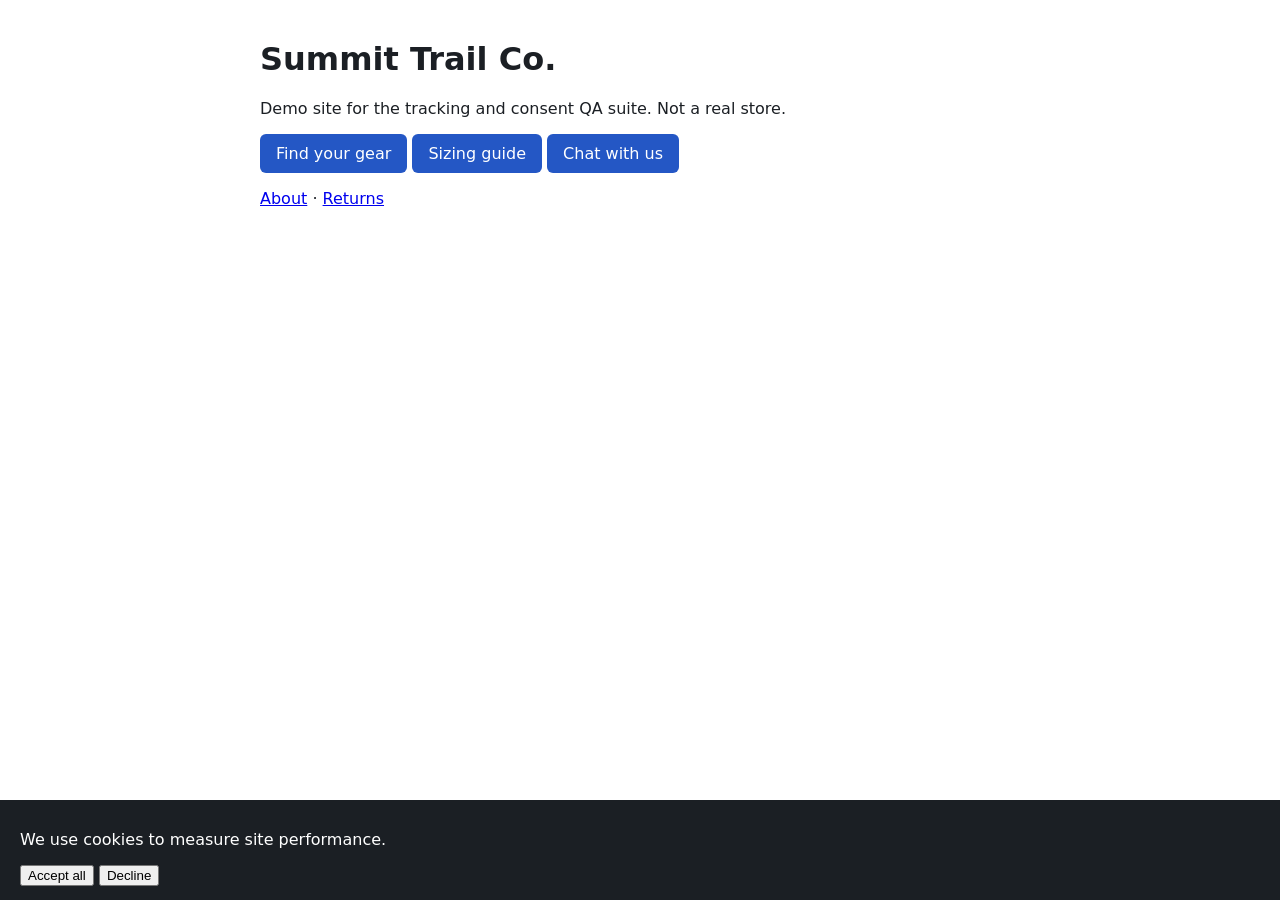
<file: tracking-consent-qa-suite/demo_site/index.html>
<!DOCTYPE html><html lang="en"><head><meta charset="utf-8"><title>Summit Trail Co. | Demo store</title>
<link rel="stylesheet" href="style.css"><script src="consent.js"></script><script src="ads.js"></script></head>
<body><h1>Summit Trail Co.</h1><p>Demo site for the tracking and consent QA suite. Not a real store.</p>
<p><a class="cta" href="quiz.html" id="cta-quiz">Find your gear</a>
<a class="cta" href="sizing.html" id="cta-sizing">Sizing guide</a>
<span class="cta" role="button" id="cta-chat" onclick="window.dataLayer.push({event:'chat_open'})">Chat with us</span></p>
<p><a href="about.html">About</a> · <a href="returns.html">Returns</a></p></body></html>
</file>
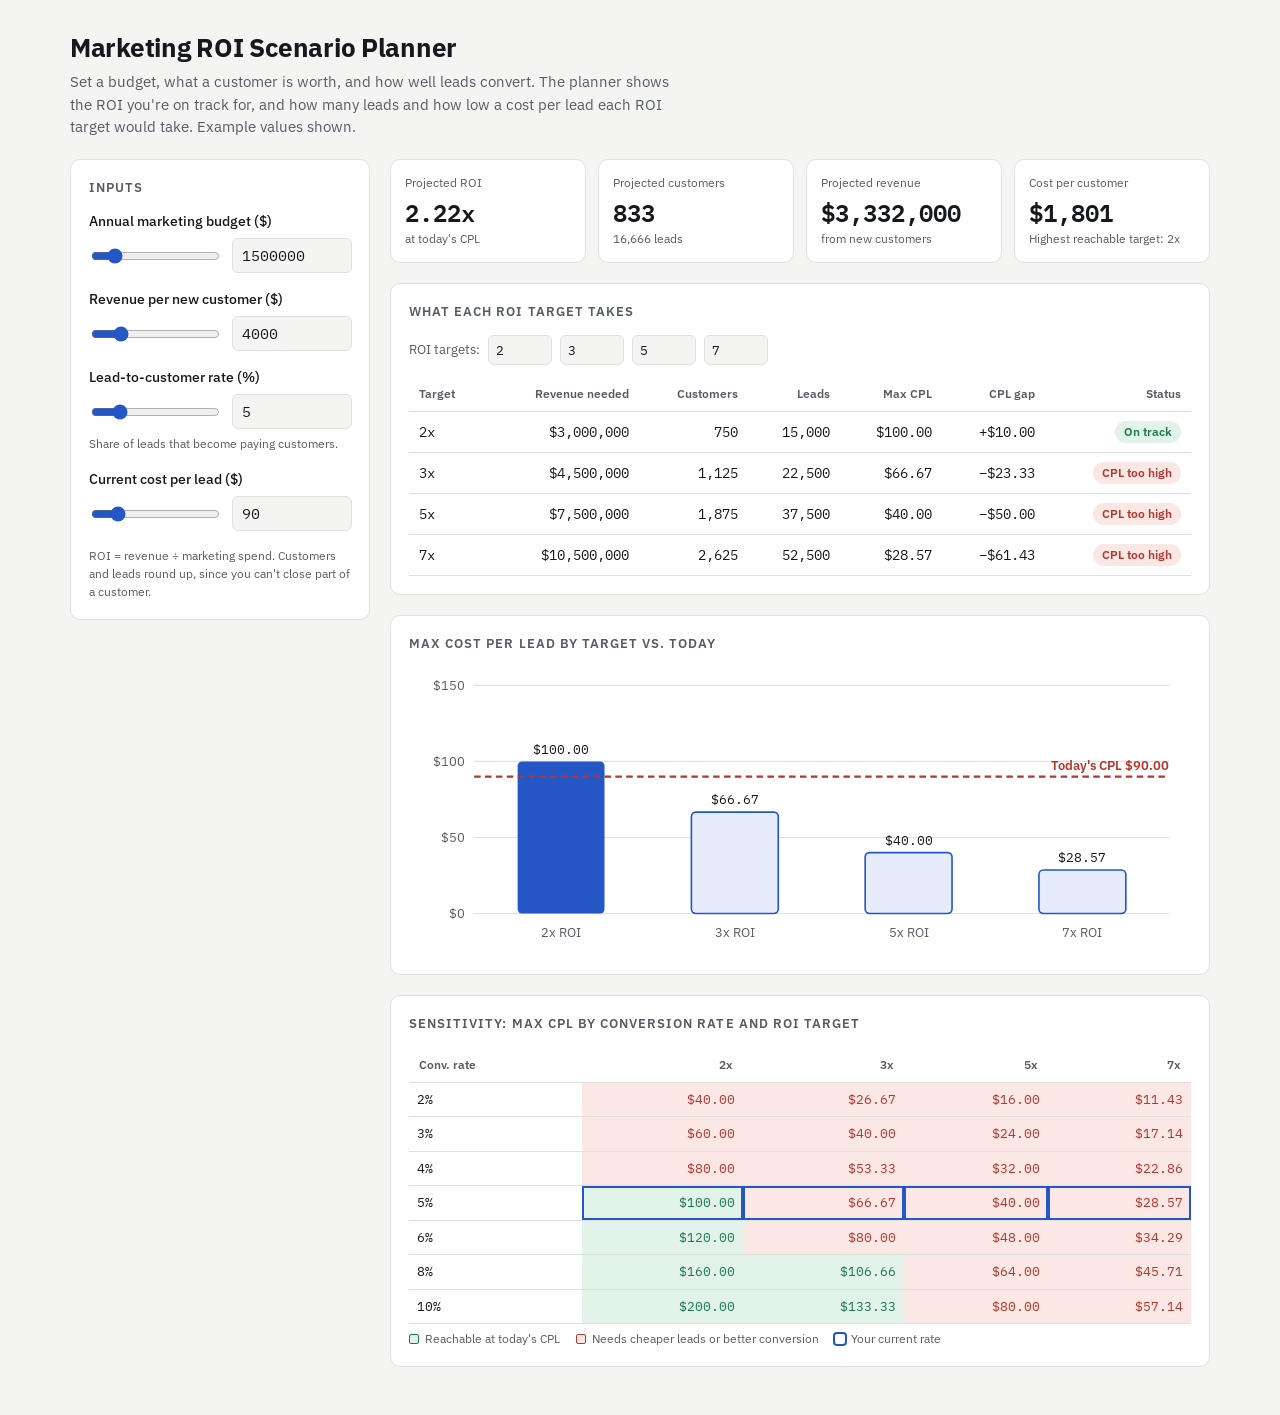
<file: marketing-roi-scenario-planner/roi_planner.html>
<!DOCTYPE html>
<html lang="en">
<head>
<meta charset="utf-8">
<meta name="viewport" content="width=device-width, initial-scale=1">
<title>Marketing ROI Scenario Planner</title>
<link rel="preconnect" href="https://fonts.googleapis.com">
<link href="https://fonts.googleapis.com/css2?family=IBM+Plex+Mono:wght@400;500;600&family=IBM+Plex+Sans:wght@400;500;600;700&display=swap" rel="stylesheet">
<style>
:root{
  /* layout: inputs rail on the left, answers on the right; summary first, detail below */
  --bg:#f4f5f2; --panel:#ffffff; --ink:#15181d; --ink-2:#565c66; --line:#dfe2dc;
  --accent:#2457c5; --accent-soft:#e6ecfa; --good:#1d7a4c; --good-soft:#e2f3ea; --bad:#b3372e; --bad-soft:#fbe7e4;
  --display:"IBM Plex Sans",system-ui,sans-serif; --mono:"IBM Plex Mono",ui-monospace,Menlo,monospace;
  color-scheme:light;
}
@media (prefers-color-scheme:dark){:root:not([data-theme="light"]){
  --bg:#121417; --panel:#1b1e23; --ink:#eef0f2; --ink-2:#a3a9b3; --line:#2d3239;
  --accent:#6f9bff; --accent-soft:#1f2a44; --good:#4fc28a; --good-soft:#173326; --bad:#f0857a; --bad-soft:#3a1f1c; color-scheme:dark;}}
:root[data-theme="dark"]{
  --bg:#121417; --panel:#1b1e23; --ink:#eef0f2; --ink-2:#a3a9b3; --line:#2d3239;
  --accent:#6f9bff; --accent-soft:#1f2a44; --good:#4fc28a; --good-soft:#173326; --bad:#f0857a; --bad-soft:#3a1f1c; color-scheme:dark;}
*{box-sizing:border-box}
html,body{margin:0;background:var(--bg);color:var(--ink);font-family:var(--display);font-size:15px;line-height:1.5}
.wrap{max-width:1180px;margin:0 auto;padding:28px 20px 48px;display:grid;gap:20px}
header h1{font-size:26px;margin:0 0 4px;text-wrap:balance;letter-spacing:-.01em}
header p{margin:0;color:var(--ink-2);max-width:68ch}
.grid{display:grid;grid-template-columns:300px 1fr;gap:20px;align-items:start}
@media (max-width:860px){.grid{grid-template-columns:1fr}}
.panel{background:var(--panel);border:1px solid var(--line);border-radius:10px;padding:18px}
.panel h2{font-size:13px;text-transform:uppercase;letter-spacing:.08em;color:var(--ink-2);margin:0 0 14px;font-weight:600}
.field{display:grid;gap:6px;margin-bottom:16px}
.field label{font-weight:500;font-size:14px}
.field .row{display:flex;gap:10px;align-items:center}
.field input[type=number]{width:120px;font-family:var(--mono);font-size:15px;padding:7px 9px;border:1px solid var(--line);border-radius:6px;background:var(--bg);color:var(--ink)}
.field input[type=range]{flex:1;accent-color:var(--accent)}
.field small{color:var(--ink-2);font-size:12px}
input:focus-visible,button:focus-visible{outline:2px solid var(--accent);outline-offset:2px}
.tiles{display:grid;grid-template-columns:repeat(4,1fr);gap:12px}
@media (max-width:640px){.tiles{grid-template-columns:repeat(2,1fr)}}
.tile{background:var(--panel);border:1px solid var(--line);border-radius:10px;padding:14px}
.tile .k{font-size:12px;color:var(--ink-2)}
.tile .v{font-family:var(--mono);font-size:24px;font-weight:600;font-variant-numeric:tabular-nums;margin-top:2px}
.tile .s{font-size:12px;color:var(--ink-2)}
.answers{display:grid;gap:20px}
table{width:100%;border-collapse:collapse;font-variant-numeric:tabular-nums}
th{font-size:12px;color:var(--ink-2);font-weight:600;text-align:right;padding:8px 10px;border-bottom:1px solid var(--line)}
th:first-child,td:first-child{text-align:left}
td{padding:9px 10px;border-bottom:1px solid var(--line);text-align:right;font-family:var(--mono);font-size:14px}
.pill{display:inline-block;font-family:var(--display);font-size:12px;font-weight:600;padding:2px 9px;border-radius:99px}
.pill.ok{background:var(--good-soft);color:var(--good)} .pill.no{background:var(--bad-soft);color:var(--bad)}
.tbl{overflow-x:auto}
.targets{display:flex;gap:8px;flex-wrap:wrap;margin-bottom:12px;align-items:center}
.targets input{width:64px;font-family:var(--mono);padding:5px 7px;border:1px solid var(--line);border-radius:6px;background:var(--bg);color:var(--ink)}
.targets span{font-size:13px;color:var(--ink-2)}
svg text{font-family:var(--display);fill:var(--ink-2);font-size:12px}
.heat td{font-size:13px;padding:7px 8px}
.heat td.ok{background:var(--good-soft);color:var(--good)} .heat td.no{background:var(--bad-soft);color:var(--bad)}
.heat td.cur{outline:2px solid var(--accent);outline-offset:-2px}
.note{font-size:12px;color:var(--ink-2);margin:10px 0 0}
.legend{display:flex;gap:16px;font-size:12px;color:var(--ink-2);margin-top:6px}
.sw{display:inline-block;width:10px;height:10px;border-radius:2px;margin-right:6px;vertical-align:-1px}
</style>
</head>
<body>
<div class="wrap">
<header>
  <h1>Marketing ROI Scenario Planner</h1>
  <p>Set a budget, what a customer is worth, and how well leads convert. The planner shows the ROI you're on track for, and how many leads and how low a cost per lead each ROI target would take. Example values shown.</p>
</header>
<div class="grid">
  <section class="panel" aria-label="Inputs">
    <h2>Inputs</h2>
    <div class="field"><label for="budget">Annual marketing budget ($)</label>
      <div class="row"><input type="range" id="budget-r" min="100000" max="10000000" step="50000"><input type="number" id="budget" min="0" step="10000"></div></div>
    <div class="field"><label for="value">Revenue per new customer ($)</label>
      <div class="row"><input type="range" id="value-r" min="100" max="20000" step="50"><input type="number" id="value" min="1" step="50"></div></div>
    <div class="field"><label for="conv">Lead-to-customer rate (%)</label>
      <div class="row"><input type="range" id="conv-r" min="0.5" max="25" step="0.1"><input type="number" id="conv" min="0.1" max="100" step="0.1"></div>
      <small>Share of leads that become paying customers.</small></div>
    <div class="field"><label for="cpl">Current cost per lead ($)</label>
      <div class="row"><input type="range" id="cpl-r" min="5" max="500" step="1"><input type="number" id="cpl" min="0.01" step="1"></div></div>
    <p class="note">ROI = revenue ÷ marketing spend. Customers and leads round up, since you can't close part of a customer.</p>
  </section>
  <div class="answers">
    <div class="tiles" id="tiles"></div>
    <section class="panel">
      <h2>What each ROI target takes</h2>
      <div class="targets" id="targets"><span>ROI targets:</span></div>
      <div class="tbl"><table id="scen"><thead><tr><th>Target</th><th>Revenue needed</th><th>Customers</th><th>Leads</th><th>Max CPL</th><th>CPL gap</th><th>Status</th></tr></thead><tbody></tbody></table></div>
    </section>
    <section class="panel">
      <h2>Max cost per lead by target vs. today</h2>
      <svg id="chart" viewBox="0 0 720 260" width="100%" role="img" aria-label="Bar chart of maximum cost per lead for each ROI target, with a line at the current cost per lead"></svg>
    </section>
    <section class="panel">
      <h2>Sensitivity: max CPL by conversion rate and ROI target</h2>
      <div class="tbl"><table class="heat" id="heat"></table></div>
      <div class="legend"><span><i class="sw" style="background:var(--good-soft);border:1px solid var(--good)"></i>Reachable at today's CPL</span><span><i class="sw" style="background:var(--bad-soft);border:1px solid var(--bad)"></i>Needs cheaper leads or better conversion</span><span><i class="sw" style="outline:2px solid var(--accent)"></i>Your current rate</span></div>
    </section>
  </div>
</div>
</div>
<script>
const S={budget:1500000,value:4000,conv:5,cpl:90,targets:[2,3,5,7]};
const $=id=>document.getElementById(id);
const usd=(n,d=0)=>isFinite(n)?'$'+n.toLocaleString('en-US',{minimumFractionDigits:d,maximumFractionDigits:d}):'–';
const num=n=>isFinite(n)?Math.round(n).toLocaleString('en-US'):'–';
//same two-step rounding as the excel version
function need(t,s){const rev=t*s.budget;const cust=Math.ceil(rev/s.value-1e-9);const leads=Math.ceil(cust/(s.conv/100)-1e-9);return{rev,cust,leads,maxCpl:s.budget/leads}}
function current(s){const leads=Math.floor(s.budget/s.cpl);const cust=Math.floor(leads*s.conv/100);return{leads,cust,rev:cust*s.value,roi:cust*s.value/s.budget,cpc:s.budget/cust}}
function bind(k){const n=$(k),r=$(k+'-r');n.value=S[k];r.value=S[k];
  const set=v=>{v=parseFloat(v);if(!(v>0))return;S[k]=v;n.value=v;r.value=v;render()};
  n.addEventListener('input',e=>set(e.target.value));r.addEventListener('input',e=>set(e.target.value))}
['budget','value','conv','cpl'].forEach(bind);
const tw=$('targets');S.targets.forEach((t,i)=>{const inp=document.createElement('input');inp.type='number';inp.min='0.5';inp.step='0.5';inp.value=t;inp.id='t'+i;inp.setAttribute('aria-label','ROI target '+(i+1));
  inp.addEventListener('input',e=>{const v=parseFloat(e.target.value);if(v>0){S.targets[i]=v;render()}});tw.appendChild(inp)});
function render(){
  const c=current(S);const best=S.targets.filter(t=>need(t,S).maxCpl>=S.cpl);
  $('tiles').innerHTML=[
    ['Projected ROI',c.roi.toFixed(2)+'x','at today\'s CPL'],
    ['Projected customers',num(c.cust),num(c.leads)+' leads'],
    ['Projected revenue',usd(c.rev),'from new customers'],
    ['Cost per customer',usd(c.cpc),best.length?'Highest reachable target: '+Math.max(...best)+'x':'No target reachable yet']
  ].map(([k,v,s])=>`<div class="tile"><div class="k">${k}</div><div class="v">${v}</div><div class="s">${s}</div></div>`).join('');
  const rows=S.targets.map(t=>({t,...need(t,S)}));
  $('scen').tBodies[0].innerHTML=rows.map(r=>{const gap=r.maxCpl-S.cpl,ok=gap>=0;
    return `<tr><td>${r.t}x</td><td>${usd(r.rev)}</td><td>${num(r.cust)}</td><td>${num(r.leads)}</td><td>${usd(r.maxCpl,2)}</td><td>${(gap<0?'−':'+')+usd(Math.abs(gap),2)}</td><td><span class="pill ${ok?'ok':'no'}">${ok?'On track':'CPL too high'}</span></td></tr>`}).join('');
  //chart
  const W=720,H=260,L=60,R=20,T=16,B=34,ph=H-T-B,pw=W-L-R;
  const mx=Math.max(S.cpl,...rows.map(r=>r.maxCpl))*1.15;const step=niceStep(mx/4);const top=Math.ceil(mx/step)*step;
  const y=v=>T+ph-(v/top)*ph;const bw=Math.min(90,pw/rows.length*0.5);
  let g='';for(let v=0;v<=top+1e-9;v+=step){g+=`<line x1="${L}" x2="${W-R}" y1="${y(v)}" y2="${y(v)}" stroke="var(--line)"/><text x="${L-8}" y="${y(v)+4}" text-anchor="end">${usd(v)}</text>`}
  rows.forEach((r,i)=>{const cx=L+pw*(i+0.5)/rows.length;const ok=r.maxCpl>=S.cpl;
    g+=`<rect x="${cx-bw/2}" y="${y(r.maxCpl)}" width="${bw}" height="${Math.max(0,T+ph-y(r.maxCpl))}" rx="4" fill="${ok?'var(--accent)':'var(--accent-soft)'}" stroke="var(--accent)" stroke-width="${ok?0:1.5}"><title>${r.t}x target: max CPL ${usd(r.maxCpl,2)}</title></rect>`;
    g+=`<text x="${cx}" y="${y(r.maxCpl)-7}" text-anchor="middle" style="fill:var(--ink);font-family:var(--mono)">${usd(r.maxCpl,2)}</text><text x="${cx}" y="${H-12}" text-anchor="middle">${r.t}x ROI</text>`});
  g+=`<line x1="${L}" x2="${W-R}" y1="${y(S.cpl)}" y2="${y(S.cpl)}" stroke="var(--bad)" stroke-width="2" stroke-dasharray="6 4"/><text x="${W-R}" y="${y(S.cpl)-6}" text-anchor="end" style="fill:var(--bad);font-weight:600">Today's CPL ${usd(S.cpl,2)}</text>`;
  $('chart').innerHTML=g;
  //heatmap
  const rates=[...new Set([2,3,4,5,6,8,10,S.conv])].sort((a,b)=>a-b);
  let h='<thead><tr><th>Conv. rate</th>'+S.targets.map(t=>`<th>${t}x</th>`).join('')+'</tr></thead><tbody>';
  rates.forEach(rt=>{h+=`<tr><td>${rt}%</td>`+S.targets.map(t=>{const m=need(t,{...S,conv:rt}).maxCpl;return `<td class="${m>=S.cpl?'ok':'no'} ${rt===S.conv?'cur':''}">${usd(m,2)}</td>`}).join('')+'</tr>'});
  $('heat').innerHTML=h+'</tbody>';
}
function niceStep(x){const p=Math.pow(10,Math.floor(Math.log10(x)));const f=x/p;return (f<=1?1:f<=2?2:f<=5?5:10)*p}
render();
</script>
</body>
</html>
</file>
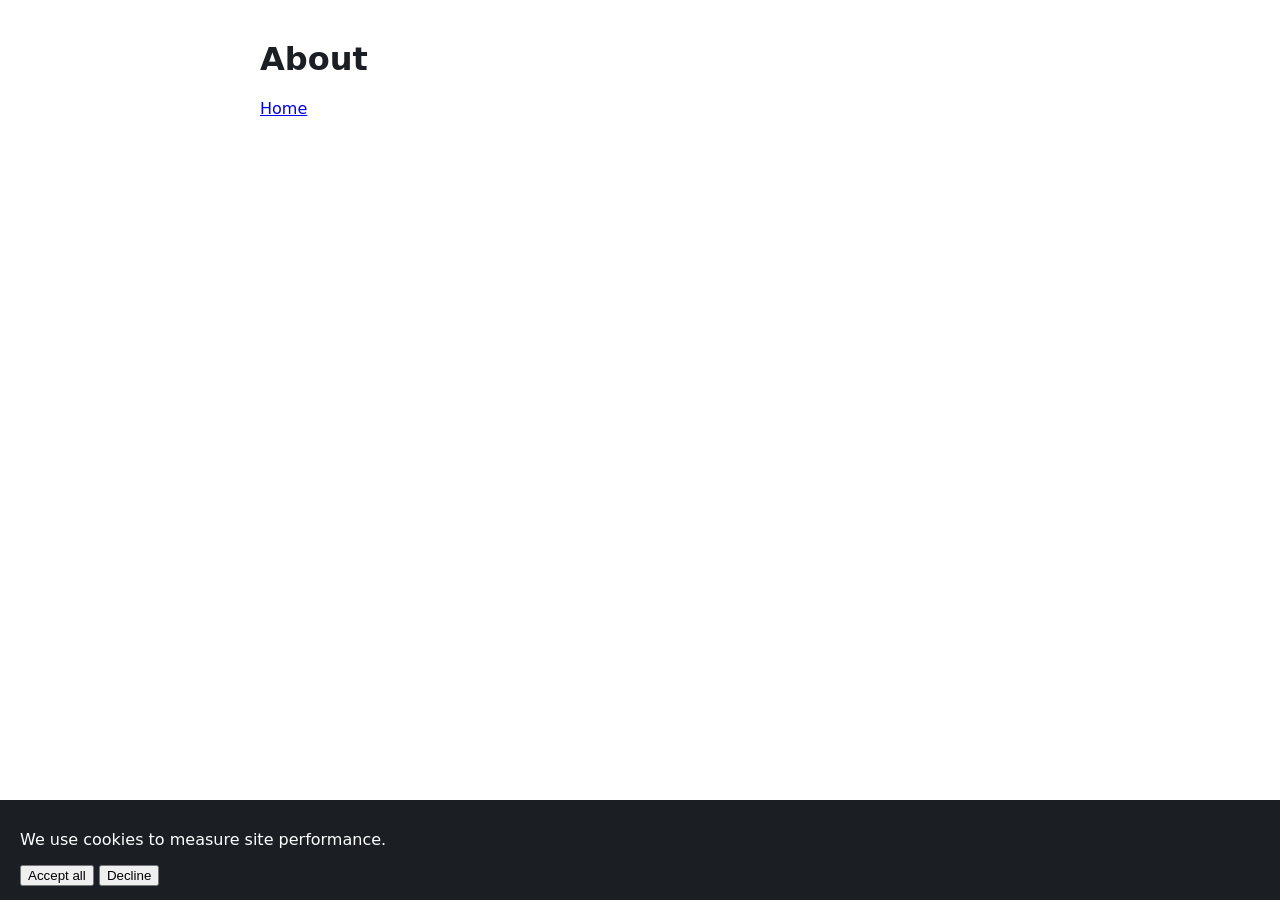
<file: tracking-consent-qa-suite/demo_site/about.html>
<!DOCTYPE html><html lang="en"><head><meta charset="utf-8"><title>About | Summit Trail Co.</title><link rel="stylesheet" href="style.css"><script src="consent.js"></script></head><body><h1>About</h1><p><a href="index.html">Home</a></p></body></html>
</file>
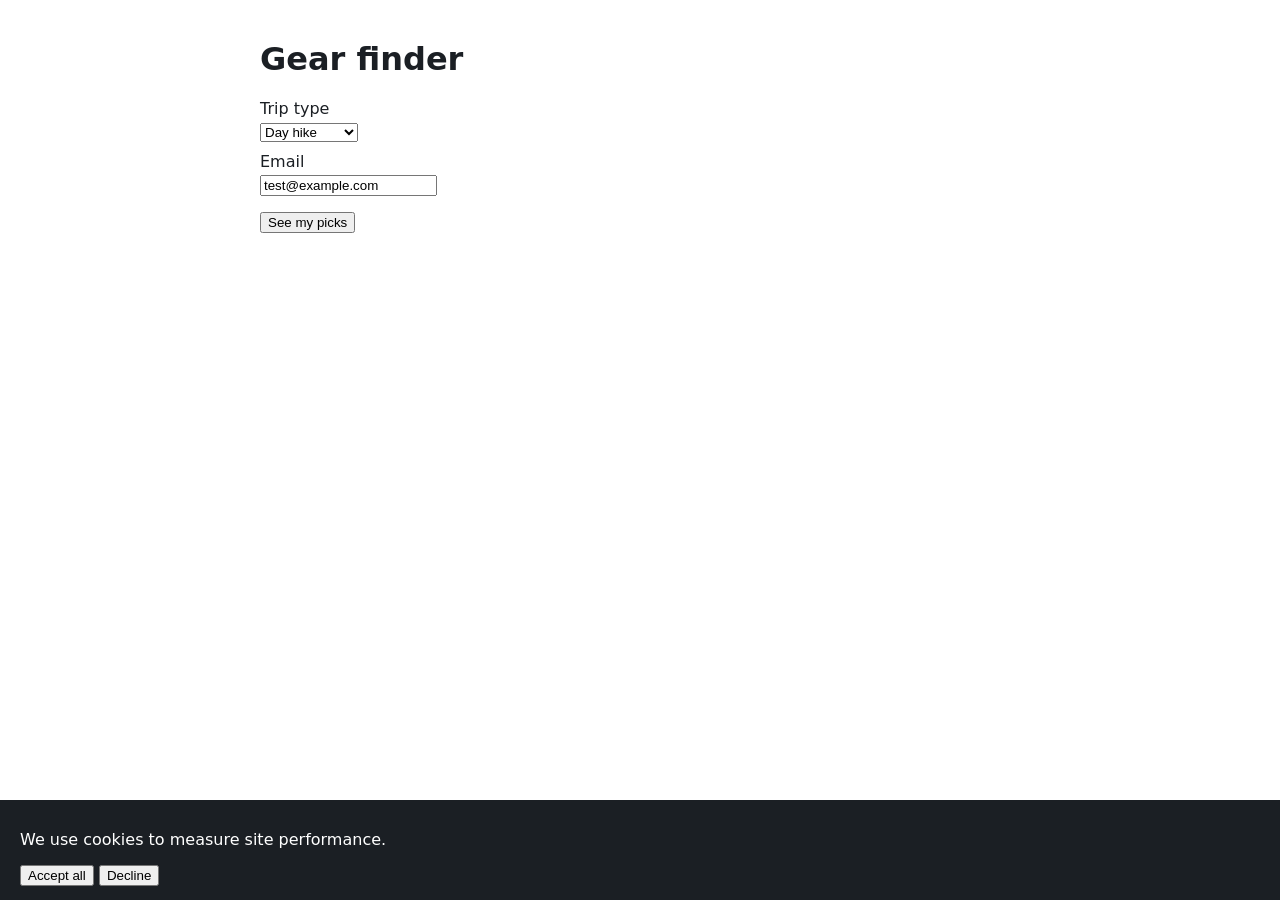
<file: tracking-consent-qa-suite/demo_site/quiz.html>
<!DOCTYPE html><html lang="en"><head><meta charset="utf-8"><title>Gear finder | Summit Trail Co.</title>
<link rel="stylesheet" href="style.css"><script src="consent.js"></script></head>
<body><h1>Gear finder</h1>
<form id="quiz"><label for="trip">Trip type</label><select id="trip" name="trip"><option value="day_hike">Day hike</option><option value="backpacking">Backpacking</option></select>
<label for="email">Email</label><input id="email" name="email" type="email" value="test@example.com">
<p><button type="submit" id="submit">See my picks</button></p></form>
<script>
document.getElementById('quiz').addEventListener('submit',e=>{e.preventDefault();
  const trip=document.getElementById('trip').value;
  window.dataLayer.push({event:'quiz_submit',quiz_path:trip,quiz_destination:'results_'+trip});
  //planted defect: utm parameters are dropped on the redirect
  setTimeout(()=>location.href='thanks.html?path='+trip,50);});
</script></body></html>
</file>
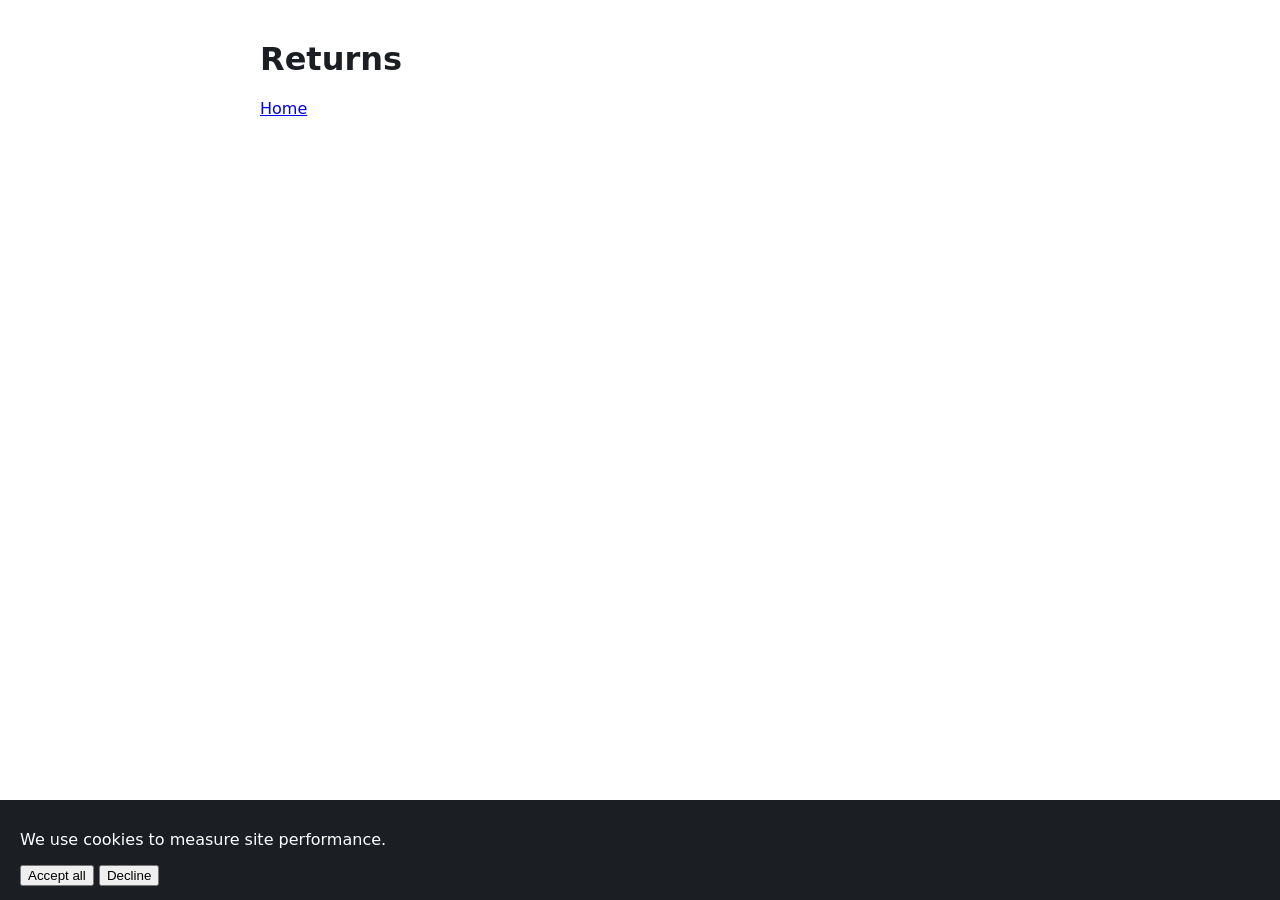
<file: tracking-consent-qa-suite/demo_site/returns.html>
<!DOCTYPE html><html lang="en"><head><meta charset="utf-8"><title>Returns | Summit Trail Co.</title><link rel="stylesheet" href="style.css"><script src="consent.js"></script></head><body><h1>Returns</h1><p><a href="index.html">Home</a></p></body></html>
</file>
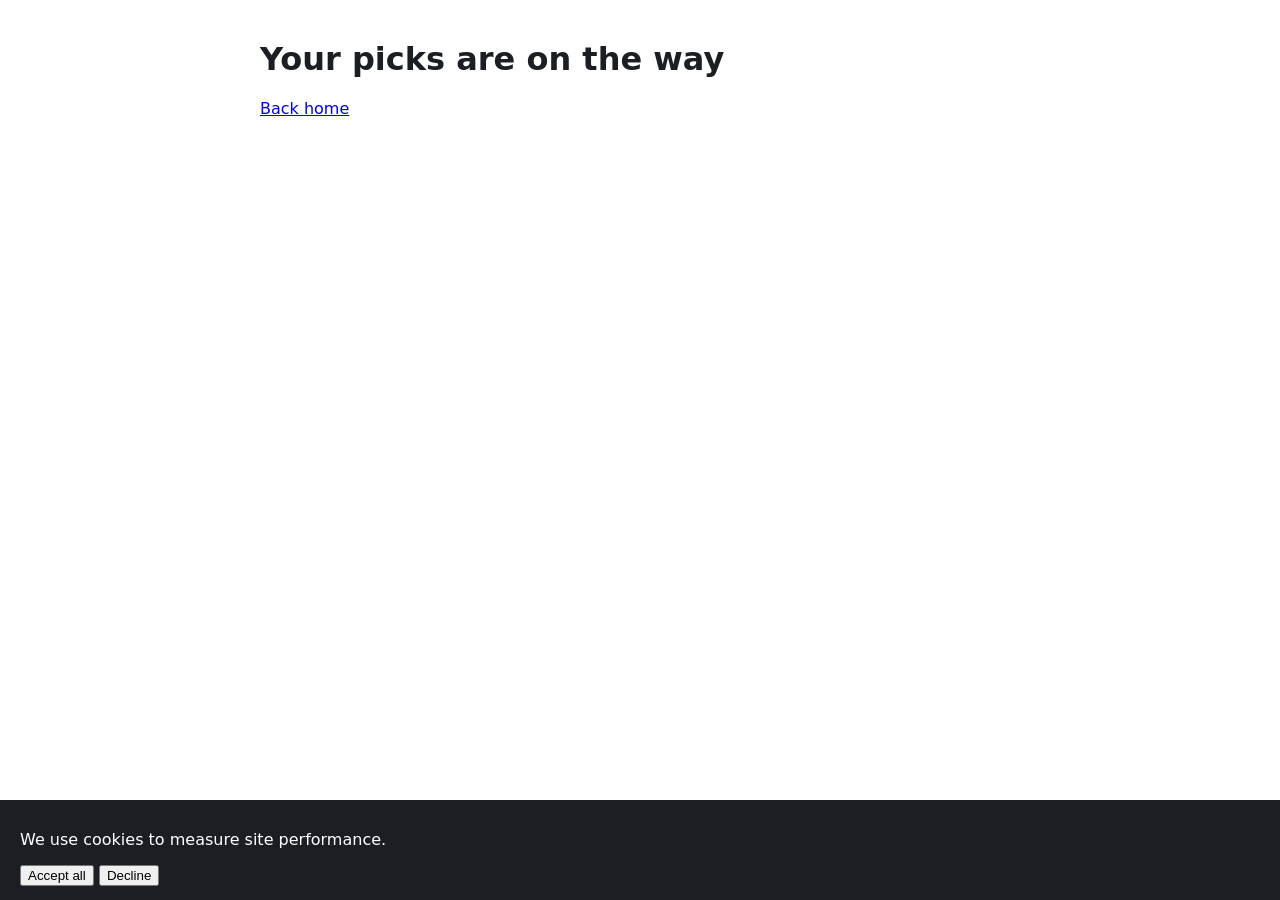
<file: tracking-consent-qa-suite/demo_site/thanks.html>
<!DOCTYPE html><html lang="en"><head><meta charset="utf-8"><title>Your picks | Summit Trail Co.</title>
<link rel="stylesheet" href="style.css"><script src="consent.js"></script></head>
<body><h1>Your picks are on the way</h1><p><a href="index.html">Back home</a></p></body></html>
</file>
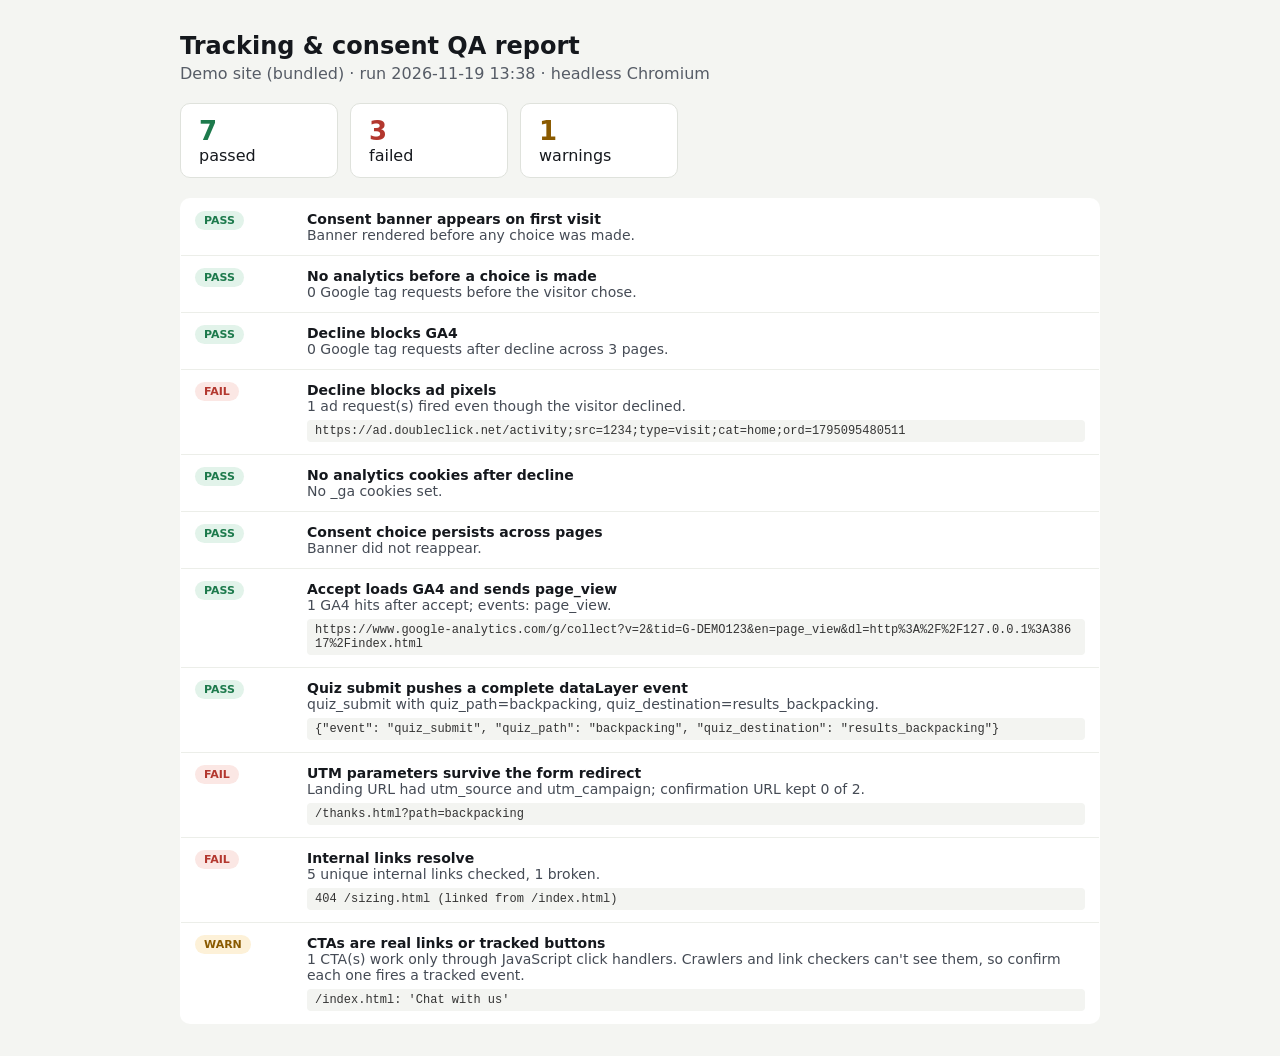
<file: tracking-consent-qa-suite/reports/report.html>
<!DOCTYPE html><html lang="en"><head><meta charset="utf-8"><title>Tracking &amp; consent QA report</title><style>
body{font-family:system-ui,-apple-system,sans-serif;background:#f4f5f2;color:#15181d;margin:0;padding:32px 20px}
.w{max-width:920px;margin:0 auto} h1{font-size:24px;margin:0 0 4px} .m{color:#565c66;margin:0 0 20px}
.sum{display:flex;gap:12px;margin-bottom:20px} .t{background:#fff;border:1px solid #dfe2dc;border-radius:10px;padding:12px 18px;min-width:120px}
.t b{display:block;font-size:26px} table{width:100%;border-collapse:collapse;background:#fff;border:1px solid #dfe2dc;border-radius:10px;overflow:hidden}
td{padding:12px 14px;border-bottom:1px solid #eceee9;vertical-align:top;font-size:14px} td:first-child{width:84px}
.d{color:#454b55} code{display:block;margin-top:6px;font-size:12px;background:#f3f4f1;padding:4px 8px;border-radius:4px;word-break:break-all;color:#333}
.pill{font-size:11px;font-weight:700;padding:3px 9px;border-radius:99px} .pill.pass{background:#e2f3ea;color:#1d7a4c}
.pill.fail{background:#fbe7e4;color:#b3372e} .pill.warn{background:#fdf1d8;color:#8a5a00}
</style></head><body><div class="w"><h1>Tracking &amp; consent QA report</h1><p class="m">Demo site (bundled) · run 2026-11-19 13:38 · headless Chromium</p>
<div class="sum"><div class="t"><b style="color:#1d7a4c">7</b>passed</div><div class="t"><b style="color:#b3372e">3</b>failed</div><div class="t"><b style="color:#8a5a00">1</b>warnings</div></div>
<table><tr class='pass'><td><span class='pill pass'>PASS</span></td><td><b>Consent banner appears on first visit</b><br><span class='d'>Banner rendered before any choice was made.</span></td></tr><tr class='pass'><td><span class='pill pass'>PASS</span></td><td><b>No analytics before a choice is made</b><br><span class='d'>0 Google tag requests before the visitor chose.</span></td></tr><tr class='pass'><td><span class='pill pass'>PASS</span></td><td><b>Decline blocks GA4</b><br><span class='d'>0 Google tag requests after decline across 3 pages.</span></td></tr><tr class='fail'><td><span class='pill fail'>FAIL</span></td><td><b>Decline blocks ad pixels</b><br><span class='d'>1 ad request(s) fired even though the visitor declined.</span><code>https://ad.doubleclick.net/activity;src=1234;type=visit;cat=home;ord=1795095480511</code></td></tr><tr class='pass'><td><span class='pill pass'>PASS</span></td><td><b>No analytics cookies after decline</b><br><span class='d'>No _ga cookies set.</span></td></tr><tr class='pass'><td><span class='pill pass'>PASS</span></td><td><b>Consent choice persists across pages</b><br><span class='d'>Banner did not reappear.</span></td></tr><tr class='pass'><td><span class='pill pass'>PASS</span></td><td><b>Accept loads GA4 and sends page_view</b><br><span class='d'>1 GA4 hits after accept; events: page_view.</span><code>https://www.google-analytics.com/g/collect?v=2&amp;tid=G-DEMO123&amp;en=page_view&amp;dl=http%3A%2F%2F127.0.0.1%3A38617%2Findex.html</code></td></tr><tr class='pass'><td><span class='pill pass'>PASS</span></td><td><b>Quiz submit pushes a complete dataLayer event</b><br><span class='d'>quiz_submit with quiz_path=backpacking, quiz_destination=results_backpacking.</span><code>{&quot;event&quot;: &quot;quiz_submit&quot;, &quot;quiz_path&quot;: &quot;backpacking&quot;, &quot;quiz_destination&quot;: &quot;results_backpacking&quot;}</code></td></tr><tr class='fail'><td><span class='pill fail'>FAIL</span></td><td><b>UTM parameters survive the form redirect</b><br><span class='d'>Landing URL had utm_source and utm_campaign; confirmation URL kept 0 of 2.</span><code>/thanks.html?path=backpacking</code></td></tr><tr class='fail'><td><span class='pill fail'>FAIL</span></td><td><b>Internal links resolve</b><br><span class='d'>5 unique internal links checked, 1 broken.</span><code>404  /sizing.html  (linked from /index.html)</code></td></tr><tr class='warn'><td><span class='pill warn'>WARN</span></td><td><b>CTAs are real links or tracked buttons</b><br><span class='d'>1 CTA(s) work only through JavaScript click handlers. Crawlers and link checkers can&#x27;t see them, so confirm each one fires a tracked event.</span><code>/index.html: &#x27;Chat with us&#x27;</code></td></tr></table></div></body></html>
</file>
<file: tracking-consent-qa-suite/demo_site/style.css>
body{font-family:system-ui,sans-serif;max-width:760px;margin:40px auto;padding:0 16px;color:#1b1f24}
#cb{position:fixed;bottom:0;left:0;right:0;background:#1b1f24;color:#fff;padding:14px 20px}
.cta{display:inline-block;background:#2457c5;color:#fff;padding:10px 16px;border-radius:6px;text-decoration:none;cursor:pointer}
label{display:block;margin:10px 0 4px}
</file>
